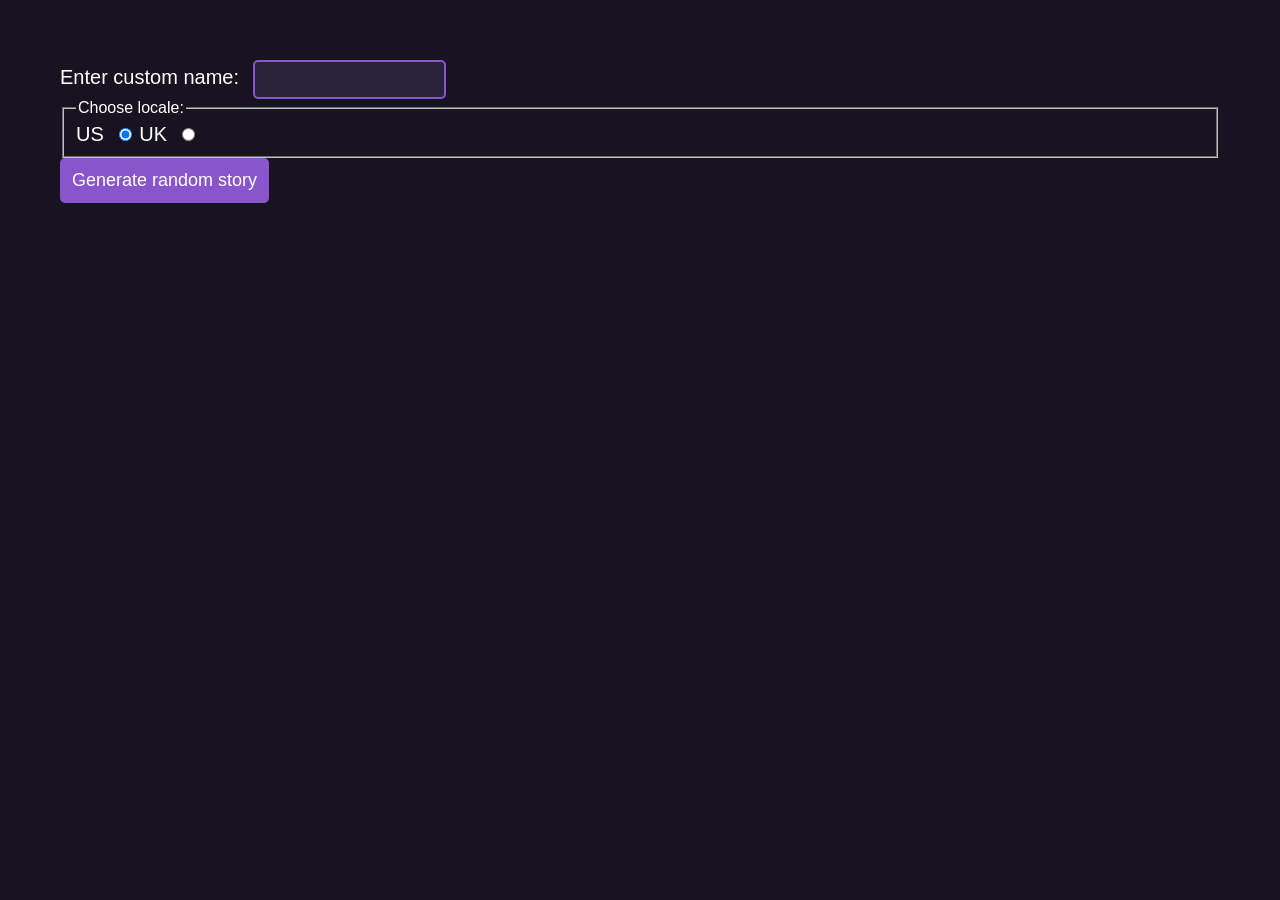
<file: ICA11.html>
<!DOCTYPE html>
<html lang="en">
<head>
    <meta charset="UTF-8">
    <meta name="viewport" content="width=device-width, initial-scale=1.0">
    <title>Document</title>
    <script src="ICA11.js" defer></script>
    <link rel="stylesheet" href="ICA11.css"></head>
<body>
    <div>
        <label for="custom-name">Enter custom name:</label>
        <input id="custom-name" type="text" placeholder="" />
      </div>
      <fieldset>
        <legend>Choose locale:</legend>
        <label for="us">US</label
        ><input id="us" type="radio" name="uk-us" value="us" checked />
        <label for="uk">UK</label
        ><input id="uk" type="radio" name="uk-us" value="uk" />
      </fieldset>
      <div>
        <button class="generate">Generate random story</button>
      </div>
      <!-- Thanks a lot to Willy Aguirre for his help with the code for this assessment -->
      <p class="story"></p>
    
</body>
</html>
</file>
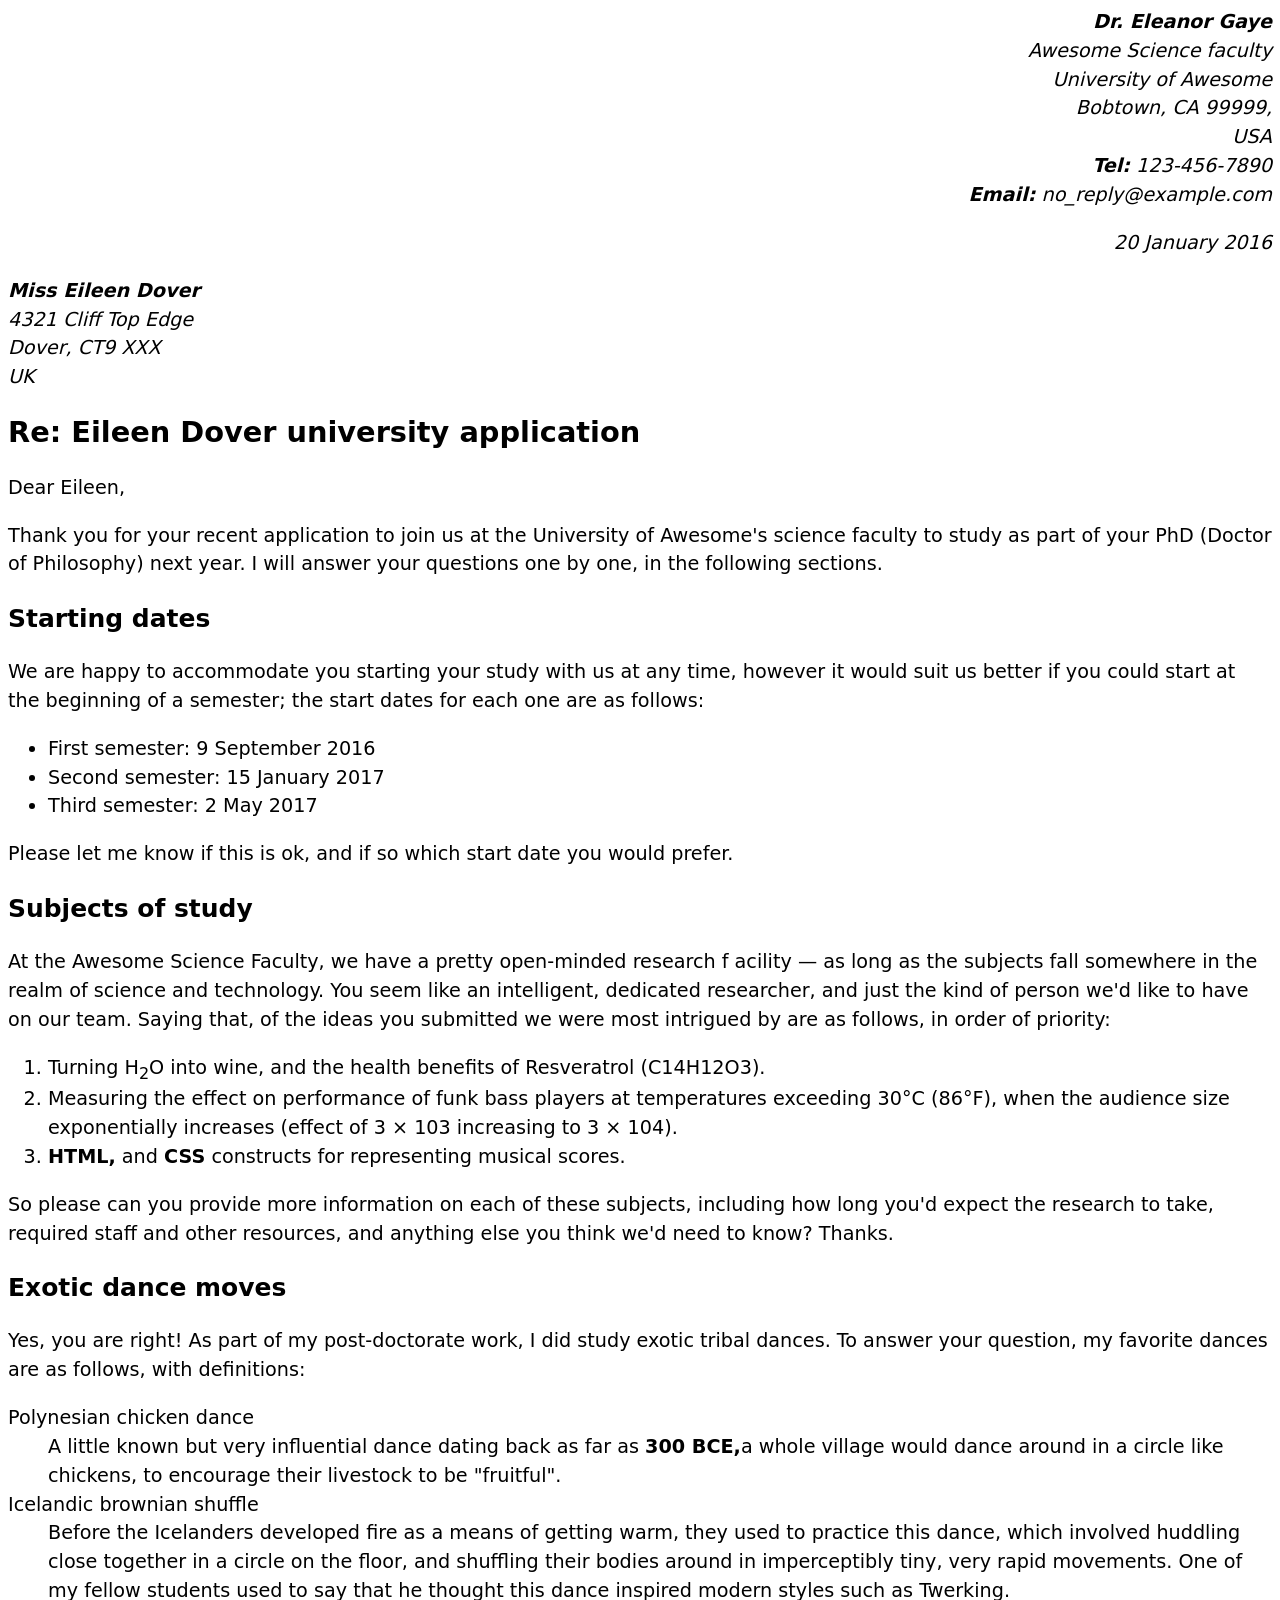
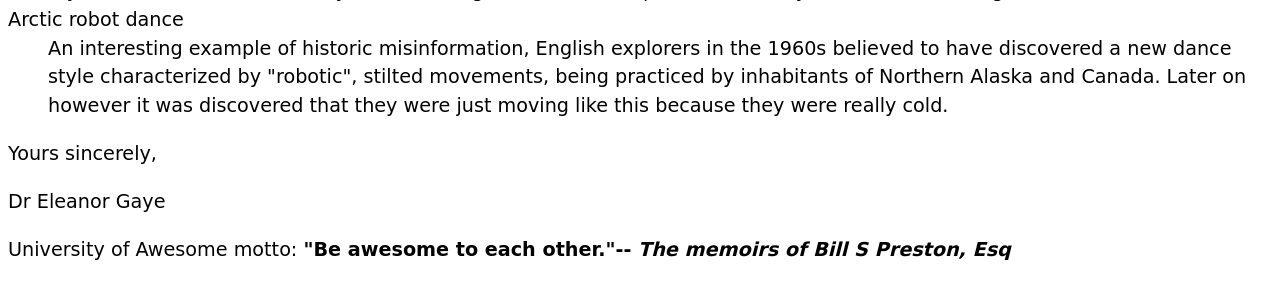
<file: ICA3.html>
<!DOCTYPE html>
<html lang="en">
<head>
    <meta charset="UTF-8">
    <meta name="viewport" content="width=device-width, initial-scale=1.0">
    <title>Document</title>

    <style>body {
        font: 1.2em / 1.5 system-ui;
      }
      
      .sender-column {
        text-align: right;
      }
      
      h1 {
        font-size: 1.5em;
      }
      
      h2 {
        font-size: 1.3em;
      }
      </style>
</head>
<body>

     <address class="sender-column"> 
        <b><i>Dr. Eleanor Gaye</b><br>
        Awesome Science faculty<br>
        University of Awesome<br>
        Bobtown, CA 99999, <br>
        USA<br>
       <b>Tel:</b> 123-456-7890<br>
       <b>Email:</b> no_reply@example.com<br></i>
        
      <p>20 January 2016</p>
    </address>


<address>
  <b><i>Miss Eileen Dover</i></b><br>
  4321 Cliff Top Edge<br>
  Dover, CT9 XXX<br>
  UK
</address>


  <h1>Re: Eileen Dover university application</h1>
   
  <p>Dear Eileen,</p>

  <p>Thank you for your recent application to join us at the University of
    Awesome's science faculty to study as part of your
    PhD (Doctor of Philosophy) next year. I will answer your
    questions one by one, in the following sections.
   </p>



<h2>Starting dates</h2>

<p>We are happy to accommodate you starting your study with us at any time,
  however it would suit us better if you could start at the beginning of a
  semester; the start dates for each one are as follows:
</p>

<ul>
  <li>First semester: 9 September 2016</li>
  <li>Second semester: 15 January 2017</li>
  <li>Third semester: 2 May 2017 </li>
</ul>

<p>Please let me know if this is ok, and if so which start date you would
   prefer.

</p>

<h2>Subjects of study</h2>

<p>At the Awesome Science Faculty, we have a pretty open-minded research
f acility — as long as the subjects fall somewhere in the realm of science
  and technology. You seem like an intelligent, dedicated researcher, and
  just the kind of person we'd like to have on our team. Saying that, of the
  ideas you submitted we were most intrigued by are as follows, in order of
  priority:
</p>

<ol>
  <li>
    Turning H<sub>2</sub>O into wine, and the health benefits of Resveratrol
  (C14H12O3).
  </li>
  <li>
    Measuring the effect on performance of funk bass players at temperatures
    exceeding 30°C (86°F), when the audience size exponentially increases
    (effect of 3 × 103 increasing to 3 × 104).
  </li>

  <li>
    <b>HTML,</b> and <b>CSS</b> constructs for representing musical scores.
  </li>



</ol>

<p>So please can you provide more information on each of these subjects,
  including how long you'd expect the research to take, required staff and
  other resources, and anything else you think we'd need to know? Thanks. 
</p>


<h2>Exotic dance moves</h2>

<p> 
  Yes, you are right! As part of my post-doctorate work, I
did study exotic tribal dances. To answer your question, my
favorite dances are as follows, with definitions:
</p>


<dl>
  <dt>Polynesian chicken dance</dt>
  <dd>A little known but very influential dance dating back as far as
    <b>300 BCE,</b>a whole village would
    dance around in a circle like chickens, to encourage their livestock to
    be "fruitful". 
  </dd>
    
  <dt>Icelandic brownian shuffle</dt>
  <dd> 
    Before the Icelanders developed fire as a means of getting warm, they
    used to practice this dance, which involved huddling close together in a
    circle on the floor, and shuffling their bodies around in imperceptibly
    tiny, very rapid movements. One of my fellow students used to say that
    he thought this dance inspired modern styles such as Twerking.
  </dd>
    
  <dt>Arctic robot dance</dt>
    <dd> 
      An interesting example of historic misinformation, English explorers in
    the 1960s believed to have discovered a new dance style characterized by
    "robotic", stilted movements, being practiced by inhabitants of Northern
    Alaska and Canada. Later on however it was discovered that they were
    just moving like this because they were really cold.
    </dd>

</dl>

<p>Yours sincerely,</p>

<p>Dr Eleanor Gaye</p>

<p> 
  University of Awesome motto: <b>"Be awesome to each other."-- <i>The memoirs of Bill S Preston, Esq</i></b>
</p>

</body>
</html>
</file>
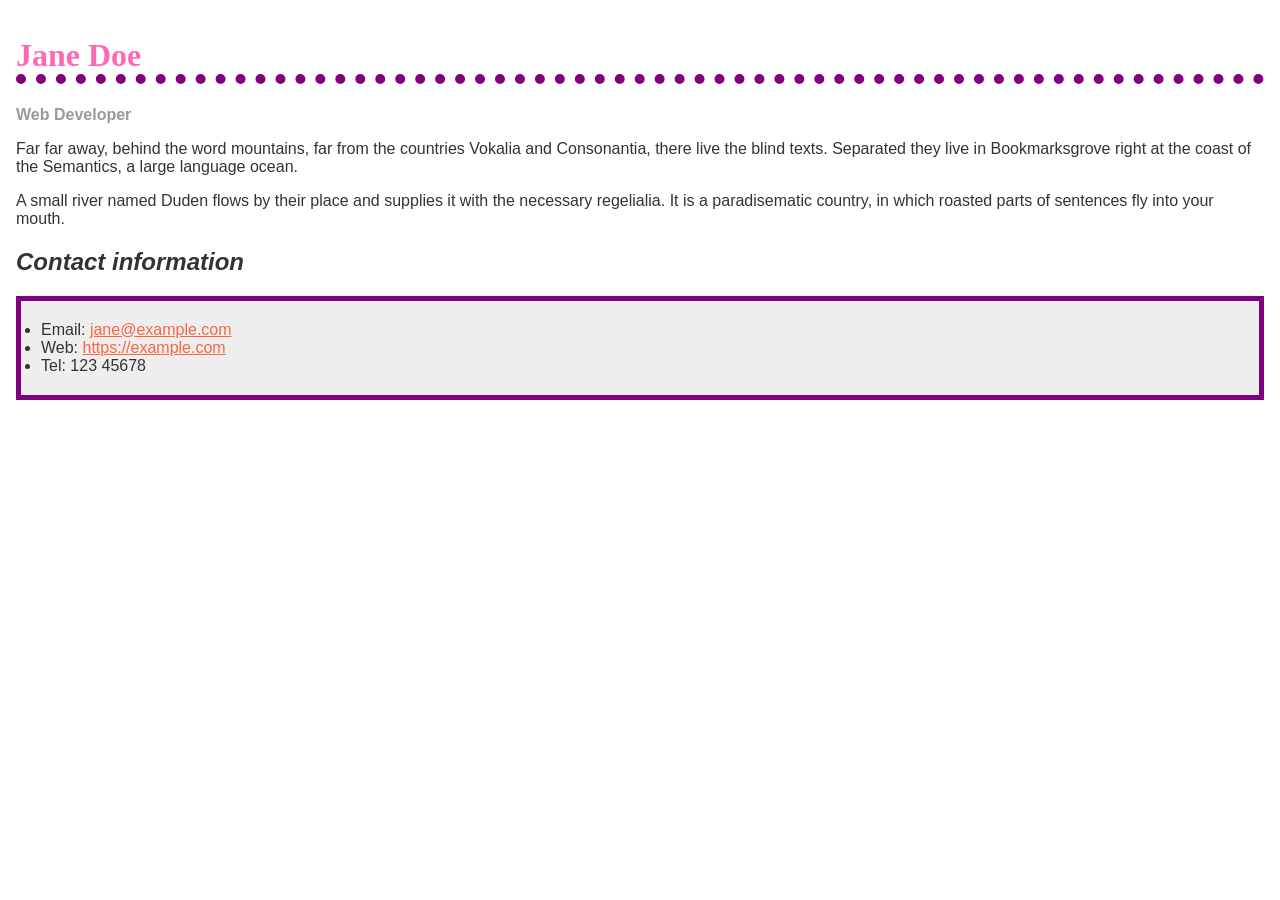
<file: ICA7_index.html>
<!doctype html>
<html lang="en">
  <head>
    <meta charset="utf-8" />
    <meta name="viewport" content="width=device-width" />
    <title>Formatting a biography</title>
    <link rel="stylesheet" href="ICA7_style.css">
  </head>

  <body>
    <h1>Jane Doe</h1>
    <div class="job-title">Web Developer</div>
    <p>
      Far far away, behind the word mountains, far from the countries Vokalia
      and Consonantia, there live the blind texts. Separated they live in
      Bookmarksgrove right at the coast of the Semantics, a large language
      ocean.
    </p>

    <p>
      A small river named Duden flows by their place and supplies it with the
      necessary regelialia. It is a paradisematic country, in which roasted
      parts of sentences fly into your mouth.
    </p>

    <h2>Contact information</h2>
    <ul>
      <li>
        Email:
        <a href="mailto:jane@example.com">jane@example.com</a>
      </li>
      <li>
        Web:
        <a href="https://example.com">https://example.com</a>
      </li>
      <li>Tel: 123 45678</li>
    </ul>
  </body>
</html>
</file>
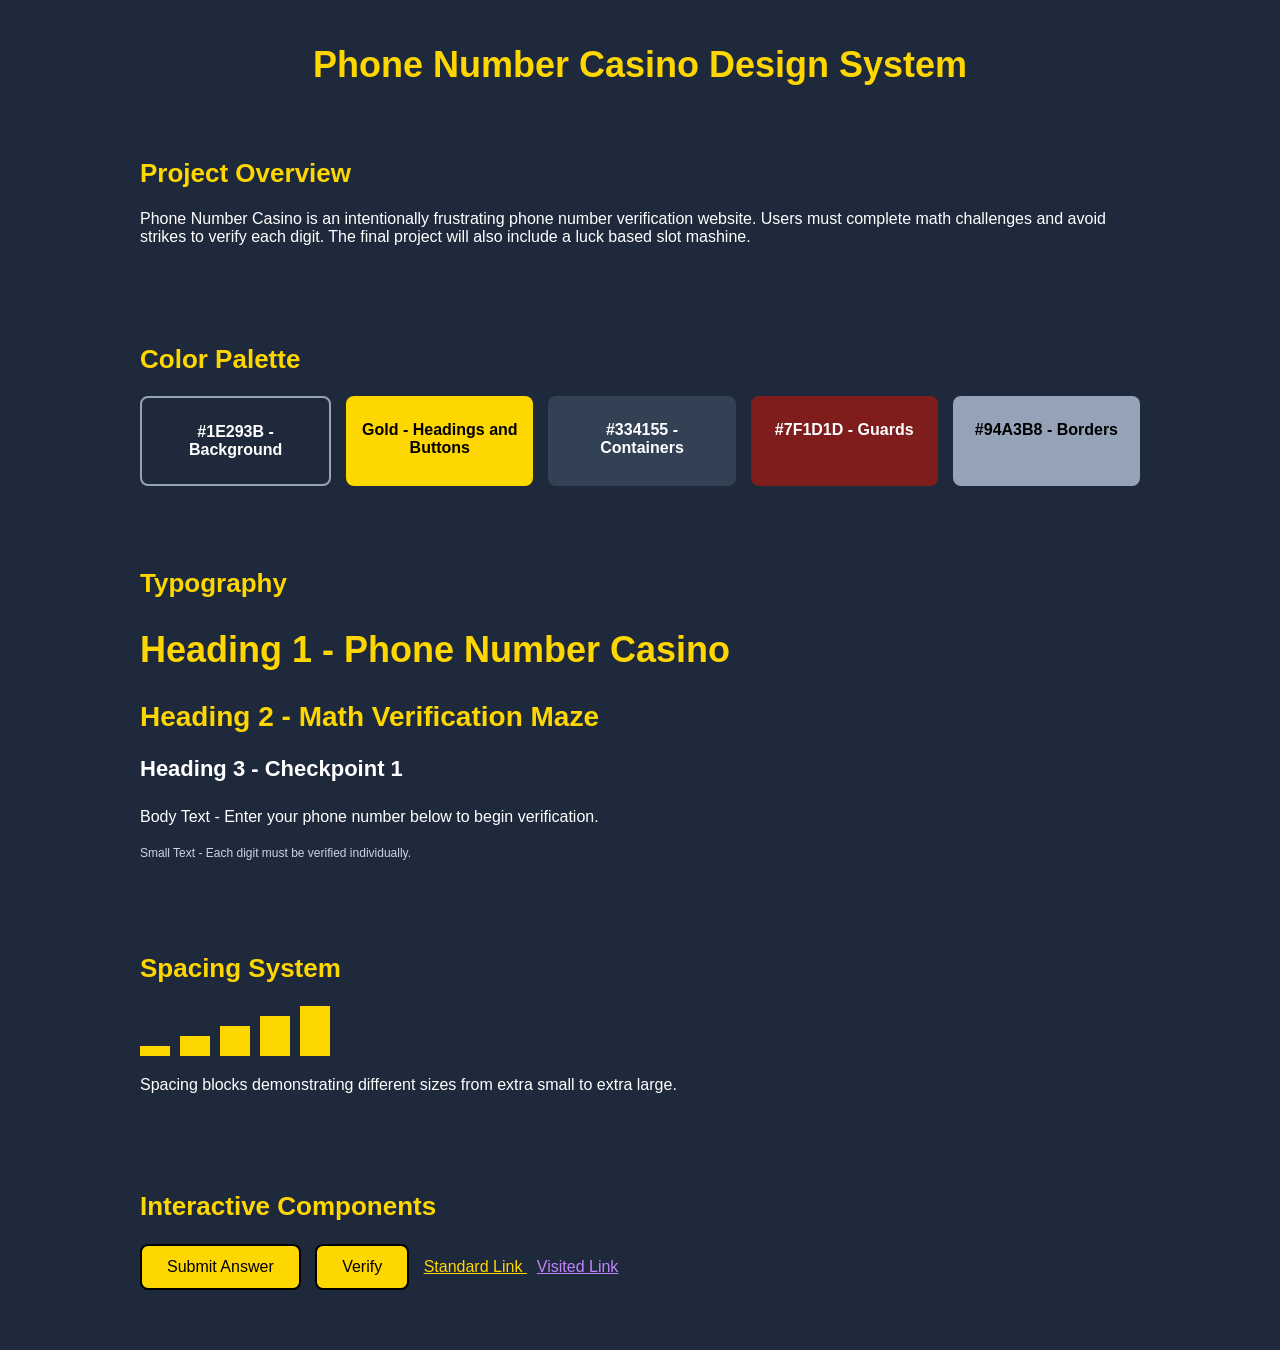
<file: WA14.html>
<!DOCTYPE html>
<html lang="en">
<head>
    <meta charset="UTF-8">
    <meta name="viewport" content="width=device-width, initial-scale=1.0">
    <title>Phone Number Casino Design System</title>
    <link rel="stylesheet" href="WA14.css">
</head>
<body>
    <header>
        <h1>Phone Number Casino Design System</h1>
       
    </header>

    <main>
        <section>
            <h2>Project Overview</h2>
            <p>
                Phone Number Casino is an intentionally frustrating phone number verification website. 
                Users must complete math challenges and avoid strikes to verify each digit.
                The final project will also include a luck based slot mashine.
            </p>
        </section>

        <section>
            <h2>Color Palette</h2>
            <div class="colors">
                <div class="color navy">#1E293B - Background</div>
                <div class="color gold">Gold - Headings and Buttons</div>
                <div class="color slate">#334155 - Containers</div>
                <div class="color red">#7F1D1D - Guards</div>
                <div class="color gray">#94A3B8 - Borders</div>
            </div>
        </section>

        <section>
            <h2>Typography</h2>

            <h1 class="headingOne">Heading 1 - Phone Number Casino</h1>
            <h2 class="headingTwo">Heading 2 - Math Verification Maze</h2>
            <h3 class="headingThree">Heading 3 - Checkpoint 1</h3>

            <p class="bodyText">
                Body Text - Enter your phone number below to begin verification.
            </p>

            <p class="smallText">
                Small Text - Each digit must be verified individually.
            </p>
        </section>

        <section>
            <h2>Spacing System</h2>
        
            <div class="spacingExamples">
                <div class="spacing xs"></div>
                <div class="spacing sm"></div>
                <div class="spacing md"></div>
                <div class="spacing lg"></div>
                <div class="spacing xl"></div>
            </div>
        
            <p>
                Spacing blocks demonstrating different sizes
                from extra small to extra large.
            </p>
        </section>

        <section>
            <h2>Interactive Components</h2>
        
            <button type="button" class="primaryButton">
                Submit Answer
            </button>
        
            <button type="button" class="verifyButton">
                Verify
            </button>
        
            <a href="WA14_phone.html" class="standardLink">
                Standard Link
            </a>
        
            <a href="WA14_index.html" class="visitedLink">
                Visited Link
            </a>
        </section>



    
</body>
</html>
</file>
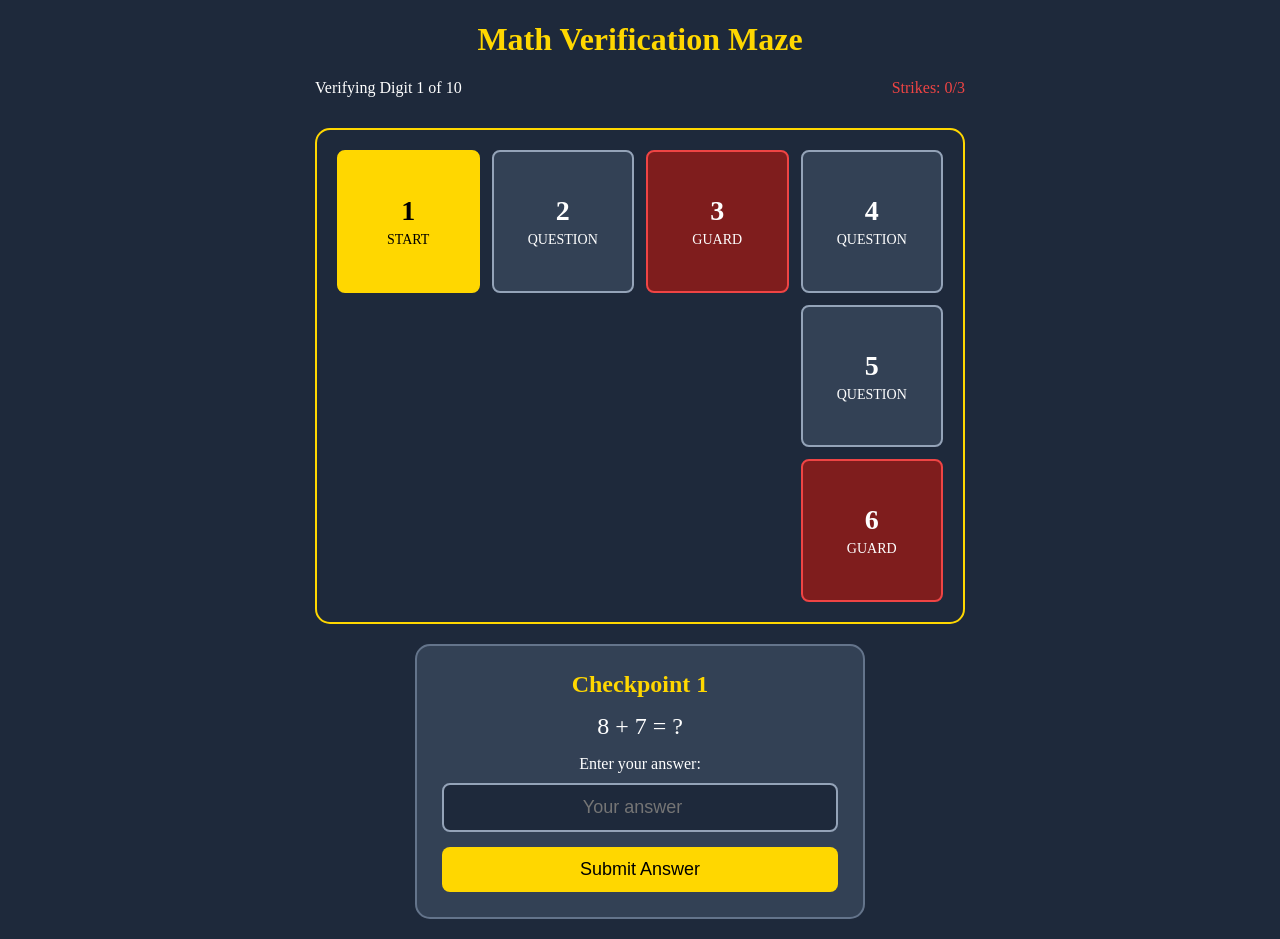
<file: WA14_digit1Mase.html>
<!DOCTYPE html>
<html lang="en">
<head>
    <meta charset="UTF-8">
    <meta name="viewport" content="width=device-width, initial-scale=1.0">
    <title>Digit 1 Math Maze</title>
    <link rel="stylesheet" href="WA14_digit1Mase.css">
</head>
<body>
    <header>
        <h1>Math Verification Maze</h1>
        
    </header>

    <main>
        <section class="maze">
            

            <div class="mazeInfo">
                <p>Verifying Digit 1 of 10</p>
                <p>Strikes: 0/3</p>
            </div>

            <div class="mazeContainer">
                <div class="mazeGrid">
                    <div class="checkpoint start">
                        <h3>1</h3>
                        <p>START</p>
                    </div>

                    <div class="checkpoint question">
                        <h3>2</h3>
                        <p>QUESTION</p>
                    </div>

                    <div class="checkpoint guard">
                        <h3>3</h3>
                        <p>GUARD</p>
                    </div>

                    <div class="checkpoint question">
                        <h3>4</h3>
                        <p>QUESTION</p>
                    </div>

                    <div class="checkpoint question">
                        <h3>5</h3>
                        <p>QUESTION</p>
                    </div>

                    <div class="checkpoint guard">
                        <h3>6</h3>
                        <p>GUARD</p>
                    </div>
                </div>
            </div>

            <div class="questionContainer">
                <h2 id="checkpointTitle">Checkpoint 1</h2>
            
                <p id="mathQuestion">8 + 7 = ?</p>
            
                <label for="answer">Enter your answer:</label>
                <input type="number" id="answer" placeholder="Your answer">
            
                <button type="button" id="submitAnswer">Submit Answer</button>
            </div>



        </section>
    </main>
    
</body>
</html>
</file>
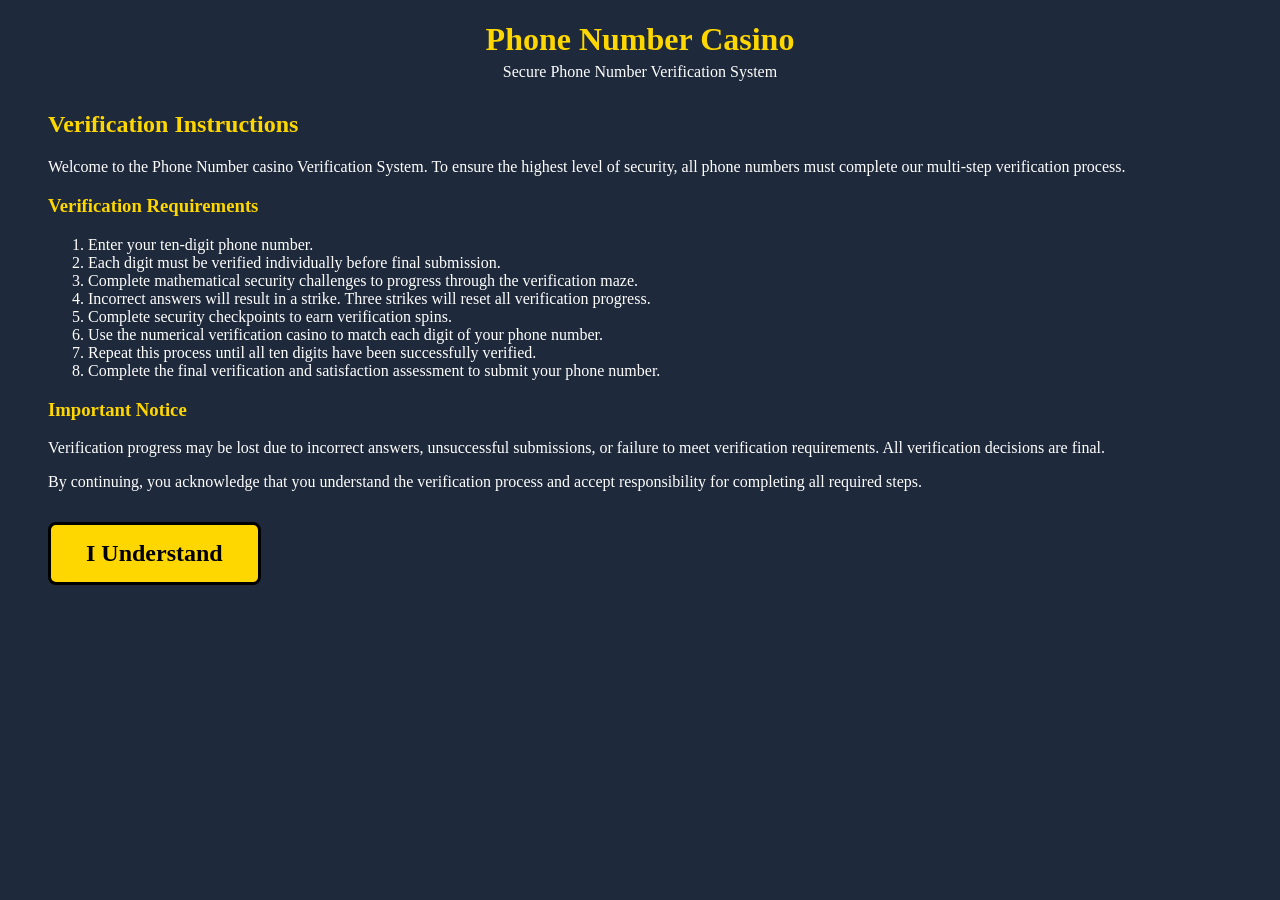
<file: WA14_index.html>
<!DOCTYPE html>
<html lang="en">
<head>
    <meta charset="UTF-8">
    <meta name="viewport" content="width=device-width, initial-scale=1.0">
    <title>Phone Number casino verification Instructions</title>
    <link rel="stylesheet" href="WA14_index.css">
</head>
<body>
    <header>
        <h1>Phone Number Casino</h1>
        <p>Secure Phone Number Verification System</p>
    </header>

    <main>
        <section class="warnings">
            <h2>Verification Instructions</h2>

            <p>
                Welcome to the Phone Number casino Verification System. To ensure the highest level of security, 
                all phone numbers must complete our multi-step verification process.
            </p>

            <h3>Verification Requirements</h3>

            <ol>
                <li>Enter your ten-digit phone number.</li>
                <li>Each digit must be verified individually before final submission.</li>
                <li>Complete mathematical security challenges to progress through the verification maze.</li>
                <li>Incorrect answers will result in a strike. Three strikes will reset all verification progress.</li>
                <li>Complete security checkpoints to earn verification spins.</li>
                <li>Use the numerical verification casino to match each digit of your phone number.</li>
                <li>Repeat this process until all ten digits have been successfully verified.</li>
                <li>Complete the final verification and satisfaction assessment to submit your phone number.</li>
            </ol>

            
            <h3>Important Notice</h3>

            <p>
                Verification progress may be lost due to incorrect answers,
                unsuccessful submissions, or failure to meet verification requirements.
                All verification decisions are final.
            </p>

            <p>
                By continuing, you acknowledge that you understand the verification
                process and accept responsibility for completing all required steps.
            </p>

            <a href="WA14_phone.html" class="understandButton">I Understand</a>
            



        </section>
    </main>
    

    
</body>
</html>
</file>
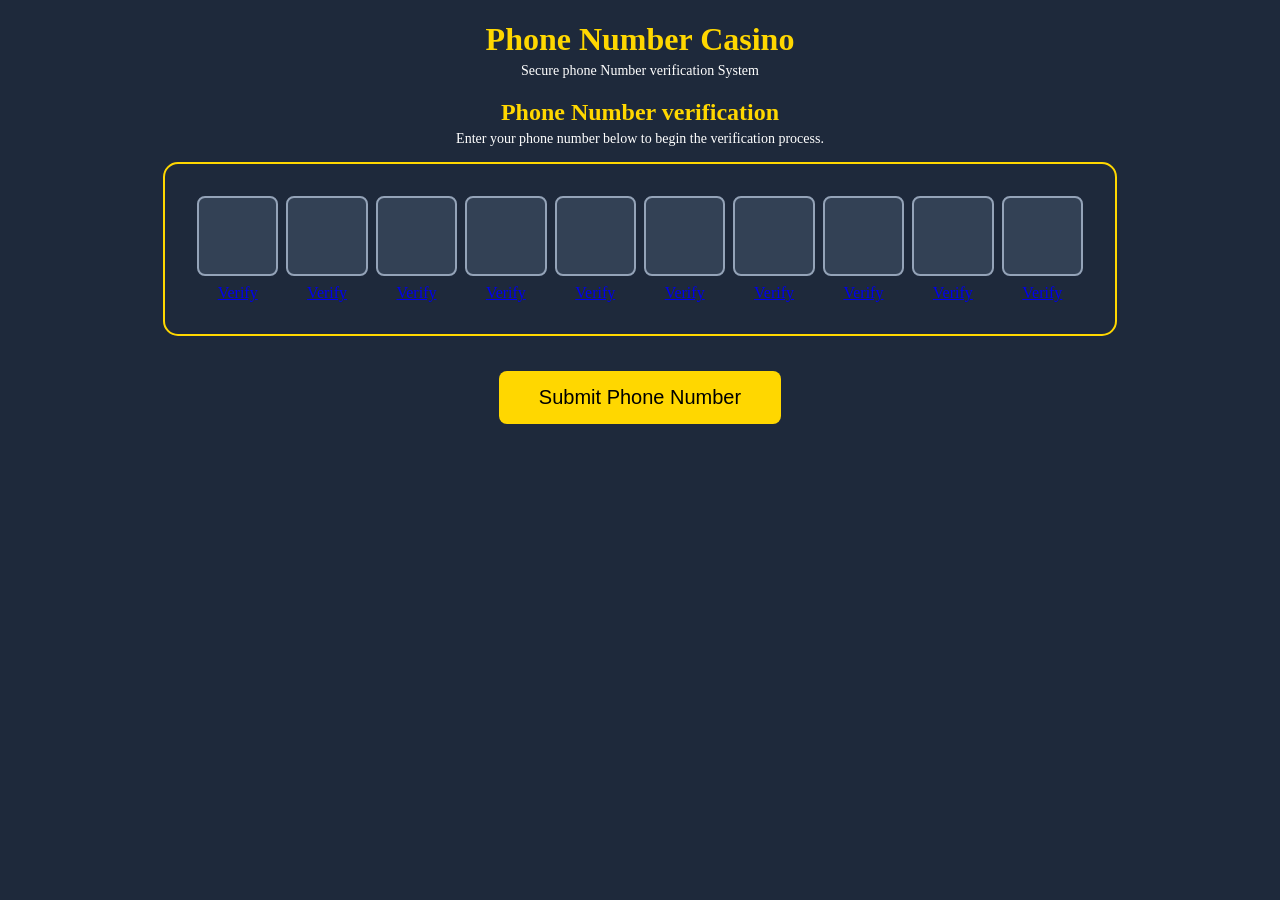
<file: WA14_phone.html>
<!DOCTYPE html>
<html lang="en">
<head>
    <meta charset="UTF-8">
    <meta name="viewport" content="width=device-width, initial-scale=1.0">
    <title>Phone Number Entry</title>
    <link rel="stylesheet" href="WA14_phone.css">
</head>
<body>
    <header>
        <h1>Phone Number Casino</h1>
        <p>Secure phone Number verification System</p>
    </header>

    <main>
        <section class="phone">
            <h2>Phone Number verification</h2>
            <p>Enter your phone number below to begin the verification process.</p>

            
            <div class="phoneContainer">
                <table>
                    <tr>
                        <td><input type="text" maxlength="1" id="digit1"></td>
                        <td><input type="text" maxlength="1" id="digit2"></td>
                        <td><input type="text" maxlength="1" id="digit3"></td>
                        <td><input type="text" maxlength="1" id="digit4"></td>
                        <td><input type="text" maxlength="1" id="digit5"></td>
                        <td><input type="text" maxlength="1" id="digit6"></td>
                        <td><input type="text" maxlength="1" id="digit7"></td>
                        <td><input type="text" maxlength="1" id="digit8"></td>
                        <td><input type="text" maxlength="1" id="digit9"></td>
                        <td><input type="text" maxlength="1" id="digit10"></td>
                    </tr>
                    <tr>
                        <td><a href="WA14_digit1Mase.html" class="verifyButton">Verify</a></td>
                        <td><a href="WA14_digit1Mase.html" class="verifyButton">Verify</a></td>
                        <td><a href="WA14_digit1Mase.html" class="verifyButton">Verify</a></td>
                        <td><a href="WA14_digit1Mase.html" class="verifyButton">Verify</a></td>
                        <td><a href="WA14_digit1Mase.html" class="verifyButton">Verify</a></td>
                        <td><a href="WA14_digit1Mase.html" class="verifyButton">Verify</a></td>
                        <td><a href="WA14_digit1Mase.html" class="verifyButton">Verify</a></td>
                        <td><a href="WA14_digit1Mase.html" class="verifyButton">Verify</a></td>
                        <td><a href="WA14_digit1Mase.html" class="verifyButton">Verify</a></td>
                        <td><a href="WA14_digit1Mase.html" class="verifyButton">Verify</a></td>
                    </tr>

                </table>
            </div>

            <button type="button" id="submitButton">Submit Phone Number</button>


        </section>
    </main>


    

</body>
</html>
</file>
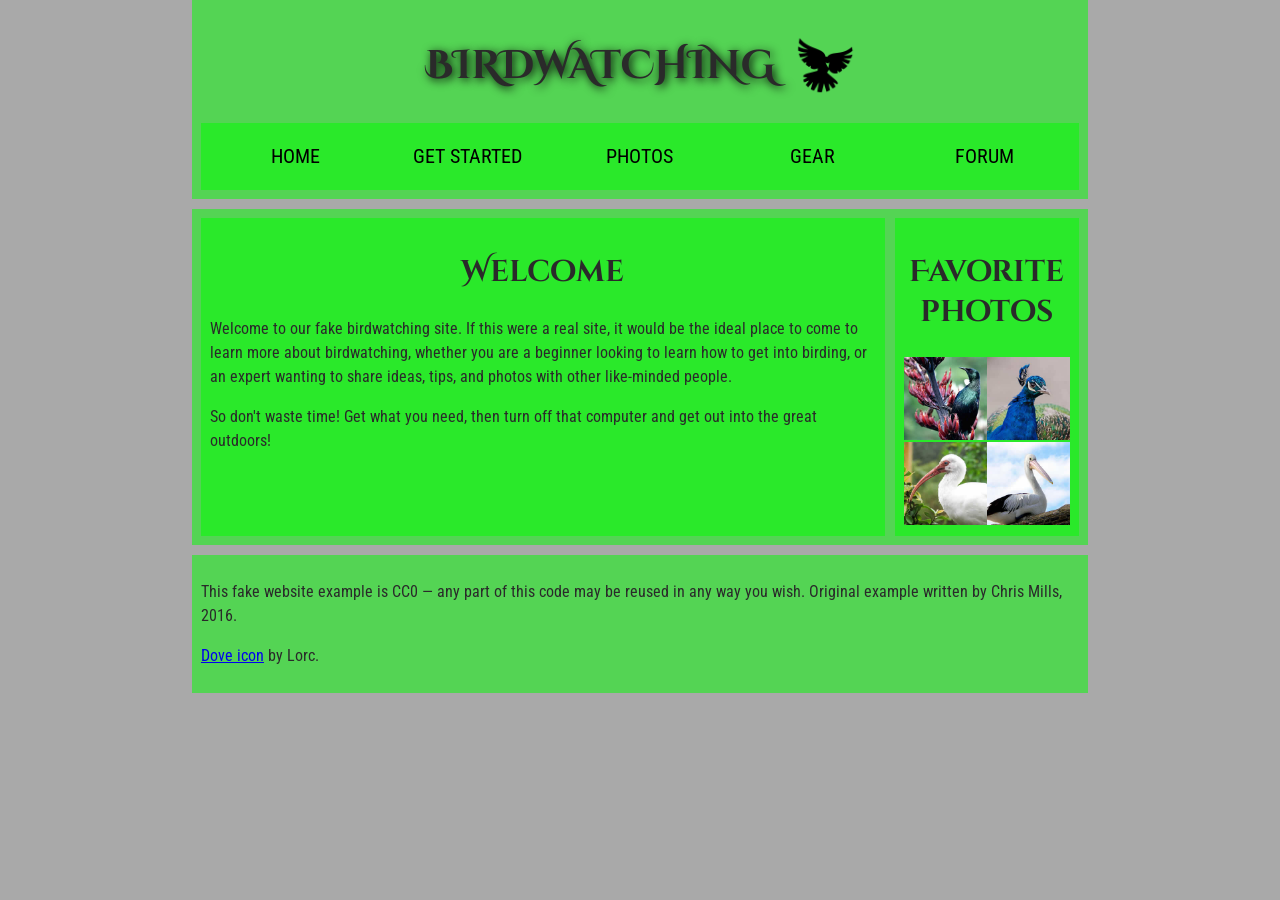
<file: WA4.html>
<!doctype html>
<html lang="en">
  <head>
    <meta charset="utf-8" />
    <title>Birdwatching</title>
    <link
      href="https://fonts.googleapis.com/css?family=Roboto+Condensed:300%7CCinzel+Decorative:700"
      rel="stylesheet" />

<style>
        body {
  margin: 0;
 }

 html {
  font-size: 10px;
  background-color: darkgrey;
 }

 body {
  width: 70%;
  min-width: 800px;
  margin: 0 auto;
 }

 /* || typography */

 h1,
 h2 {
  font-family: "Cinzel Decorative", cursive;
  color: #2a2a2a;
 }

 p,
 li {
  font-family: "Roboto Condensed", sans-serif;
  color: #2a2a2a;
 }

 h1 {
  font-size: 4rem;
  text-align: center;
  text-shadow: 2px 2px 10px black;
 }

 h2 {
  font-size: 3rem;
  text-align: center;
 }

 p,
 li {
  font-size: 1.6rem;
  line-height: 1.5;
 }

 /* || header layout */

 header {
  margin-bottom: 10px;
 }

 main,
 header,
 nav,
 article,
 aside,
 footer,
 section {
  background-color: #00ff0080;
  padding: 1%;
 }

 h1 {
  text-transform: uppercase;
  display: flex;
  align-items: center;
  justify-content: center;
  gap: 20px;
 }

 header img {
  height: 60px;
 }

 nav ul {
  padding: 0;
  list-style-type: none;
  display: flex;
 }

 nav li {
  text-align: center;
  flex: 1;
 }

 nav a {
 font-size: 2rem;
  text-transform: uppercase;
  text-decoration: none;
  color: black;
 }

 nav a:hover,
 nav a:focus {
  color: red;
 }

 /* || main layout */

 main {
  display: flex;
  gap: 10px;
 }

 article {
  flex: 4;
 }

 aside {
  flex: 1;
 }

 aside a {
  display: block;
  float: left;
  width: 50%;
 }

 aside img {
  max-width: 100%;
 }

 footer {
  margin-top: 10px;
 }
</style>



  </head>

  <body>

    <header>

<!--Page title-->
      <h1>
        Birdwatching
        <img src="WA4_images/dove.png" alt="Dove logo" />
      </h1>
   
  <!-- Navigation menu -->
<nav>
    <ul>
      <li><a href="#">Home</a></li>
      <li><a href="#">Get started</a></li>
      <li><a href="#">Photos</a></li>
      <li><a href="#">Gear</a></li>
      <li><a href="#">Forum</a></li>
    </ul>
  </nav>
  
  </header>


  <main>

    <!-- Welcome section -->
    <article>

      <h2>Welcome</h2>

      <p>
        Welcome to our fake birdwatching site. If this were a real site, it
        would be the ideal place to come to learn more about birdwatching,
        whether you are a beginner looking to learn how to get into birding, or
        an expert wanting to share ideas, tips, and photos with other
        like-minded people.
      </p>

      <p>
        So don't waste time! Get what you need, then turn off that computer and
        get out into the great outdoors!
      </p>

    </article>


   <!-- Favorite photos sidebar -->
<aside>

    <h2>Favorite photos</h2>
  
    <!-- Bird photo links -->
    <a href="WA4_images/favorite-bird-1.jpg">
        <img src="WA4_images/favorite-bird-1_th.jpg" alt="Favorite bird 1" />
      </a>
      
      <a href="WA4_images/favorite-bird-2.jpg">
        <img src="WA4_images/favorite-bird-2_th.jpg" alt="Favorite bird 2" />
      </a>
      
      <a href="WA4_images/favorite-bird-3.jpg">
        <img src="WA4_images/favorite-bird-3_th.jpg" alt="Favorite bird 3" />
      </a>
      
      <a href="WA4_images/favorite-bird-4.jpg">
        <img src="WA4_images/favorite-bird-4_th.jpg" alt="Favorite bird 4" />
      </a>
  
  </aside>
  </main>


  <footer>

    <p>
      This fake website example is CC0 — any part of this code may be reused
      in any way you wish. Original example written by Chris Mills, 2016.
    </p>
  
    <p>
      <a href="http://game-icons.net/lorc/originals/dove.html">Dove icon</a>
      by Lorc.
    </p>
  
  </footer>

  </body>
  </html>
</file>
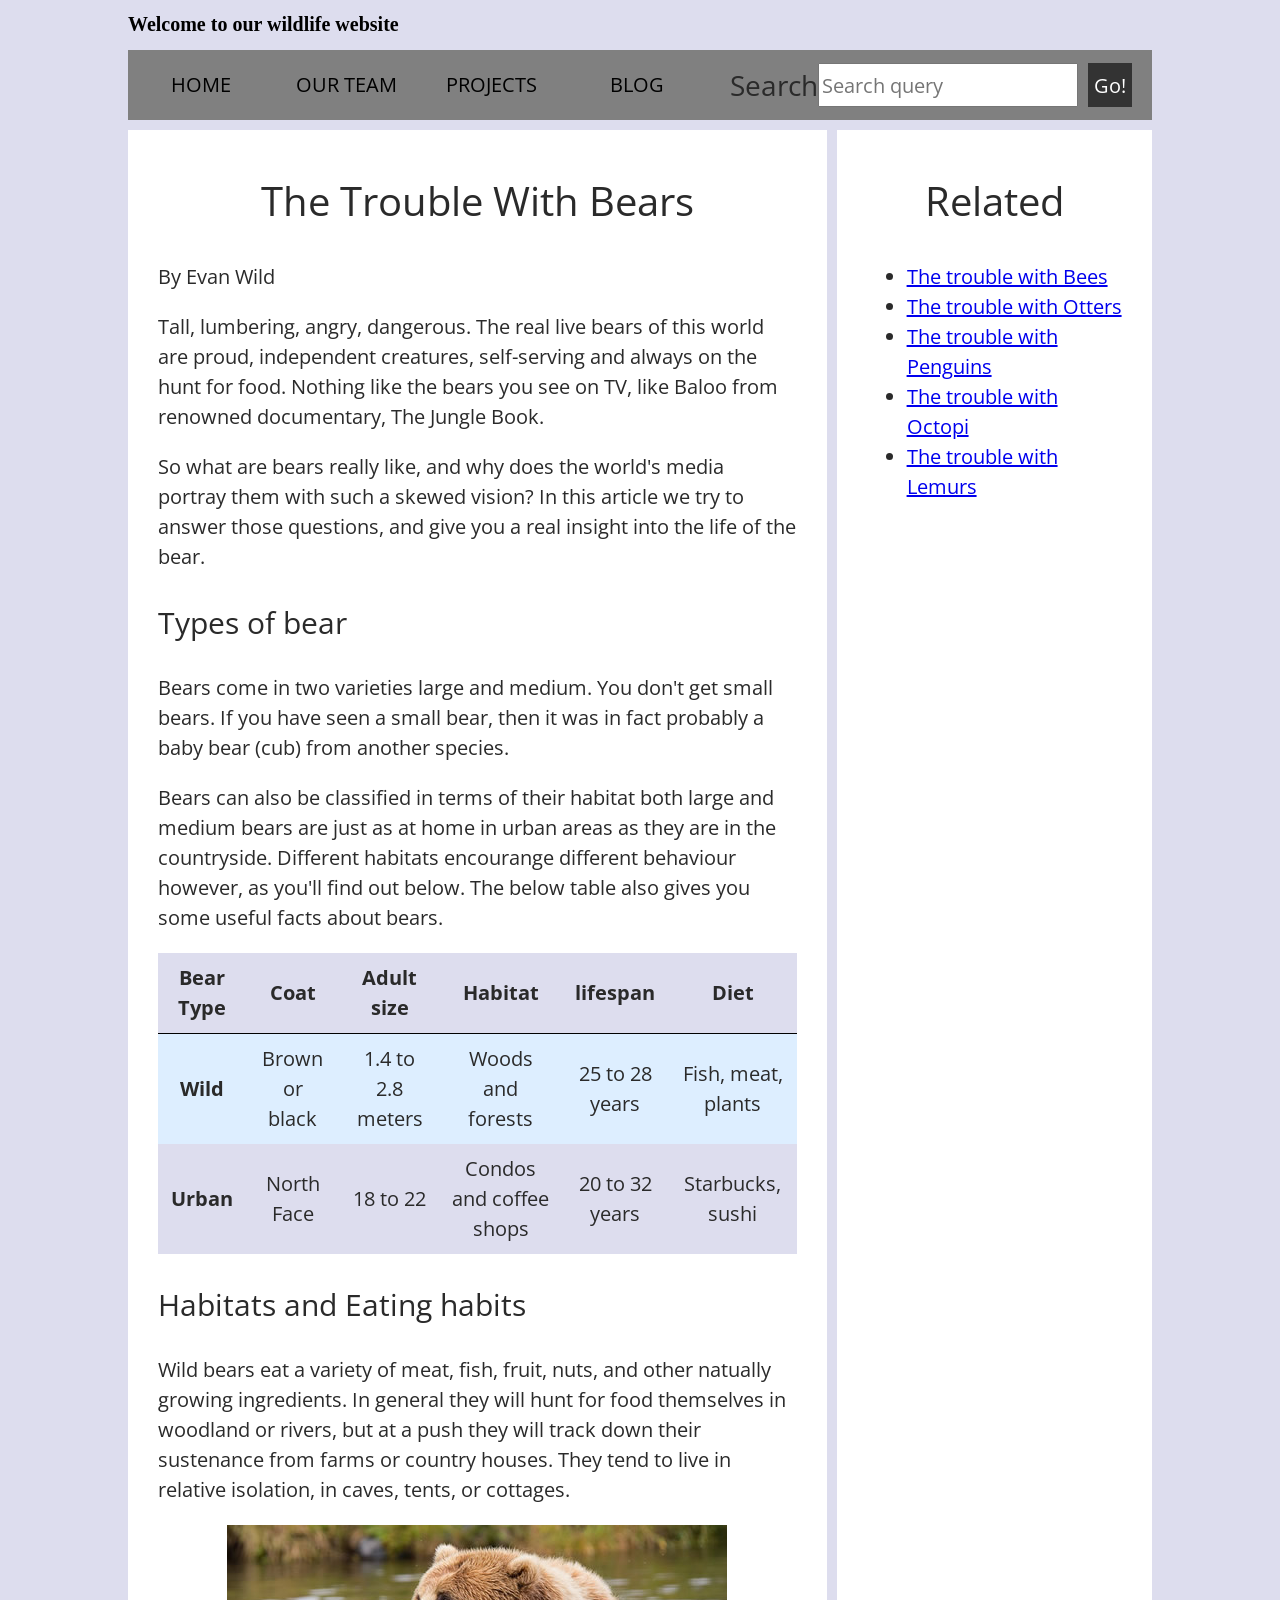
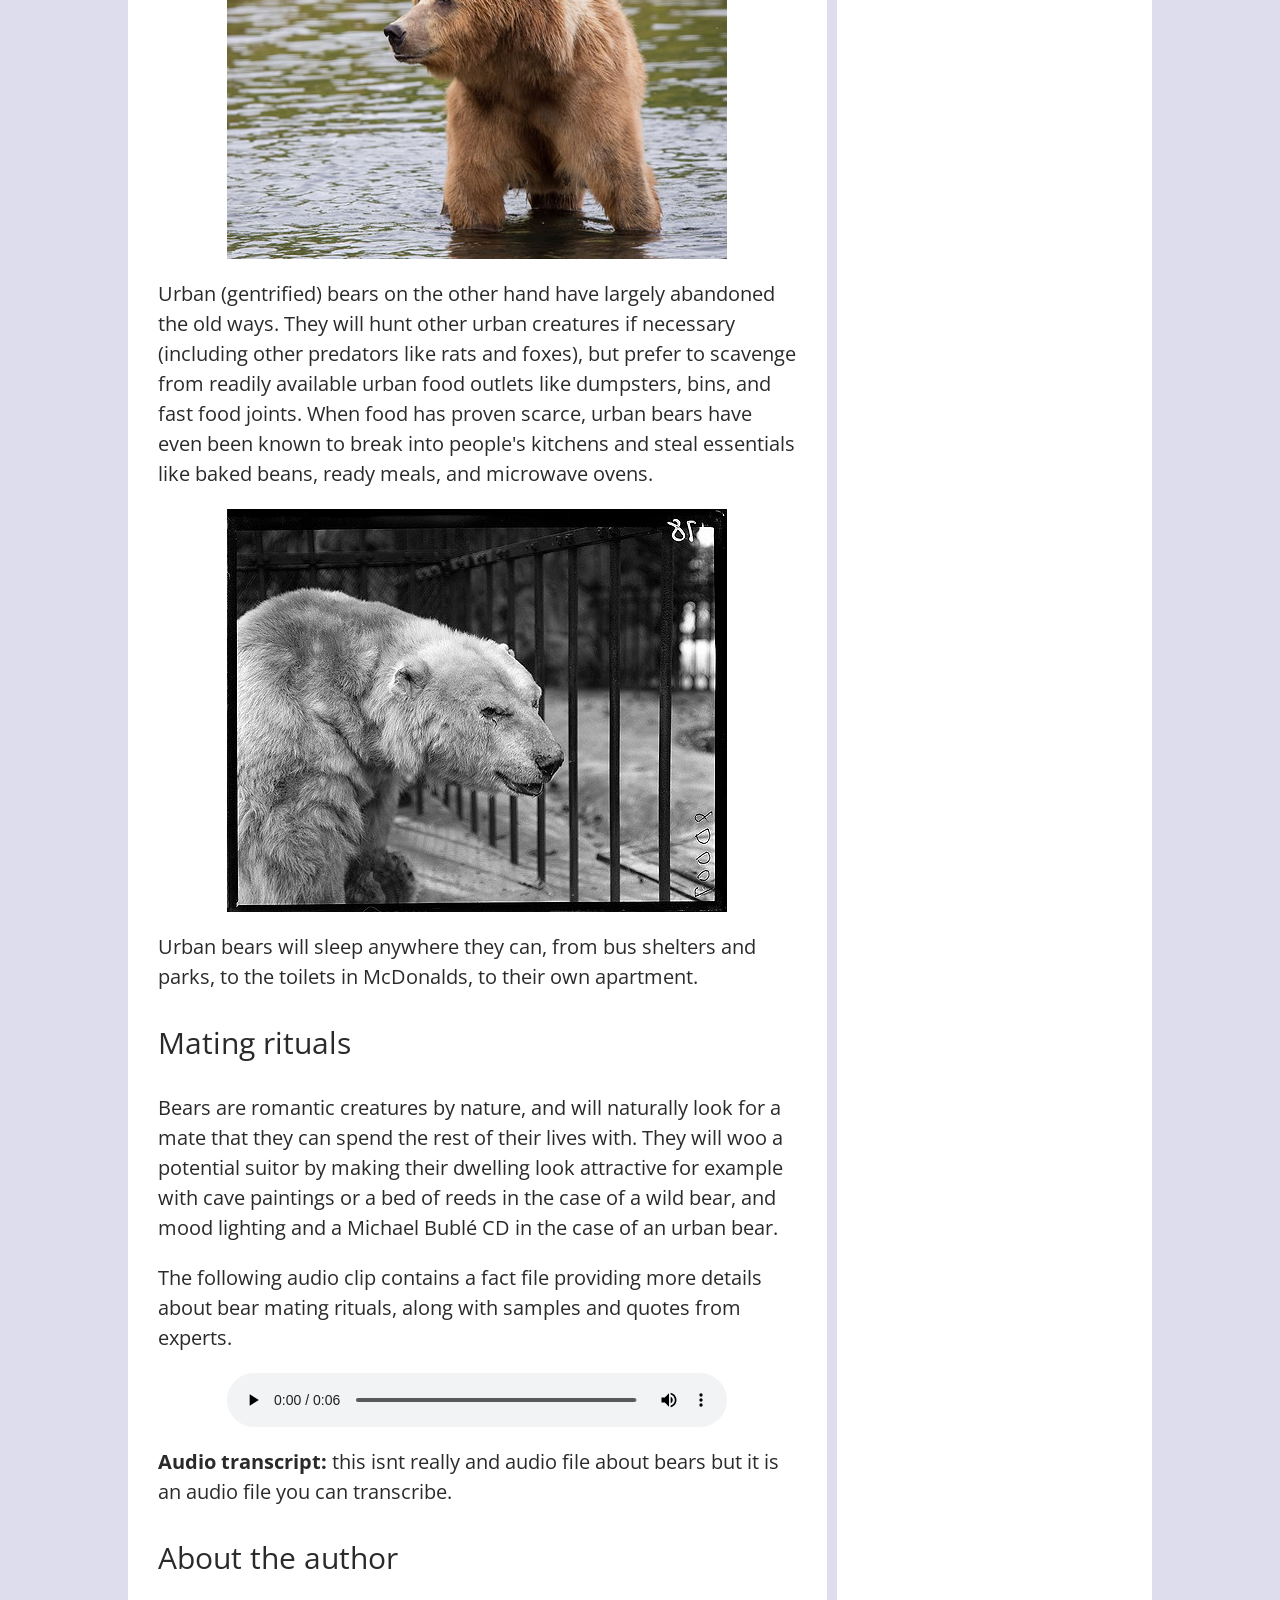
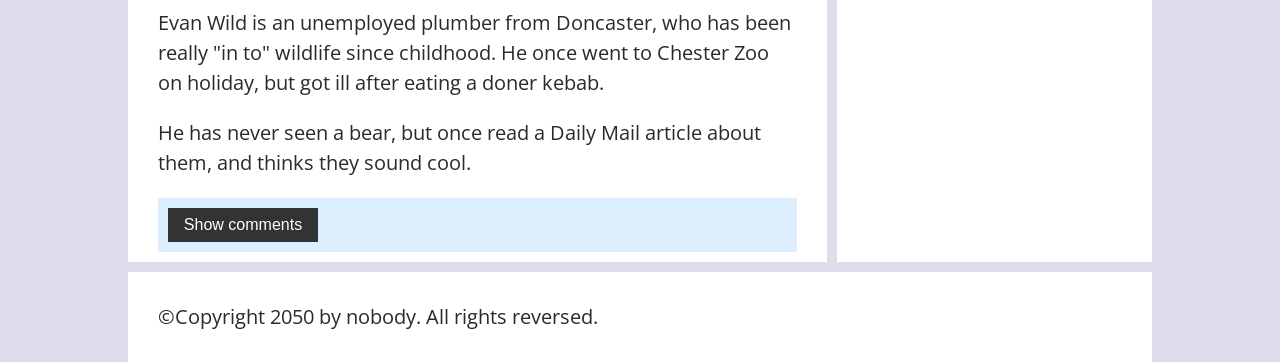
<file: ICA5/ICA5.html>
<!DOCTYPE html>
<html>
  <head>
    <meta charset="utf-8">

    <title>Accessibility assessment</title>
    <link href="https://fonts.googleapis.com/css?family=Open+Sans+Condensed:300|Sonsie+One" rel="stylesheet" type="text/css">
    <link rel="stylesheet" href="style.css">

    <!-- the below three lines are a fix to get HTML5 semantic elements working in old versions of Internet Explorer-->
    <!--[if lt IE 9]>
      <script src="http://html5shiv.googlecode.com/svn/trunk/html5.js"></script>
    <![endif]-->
  </head>

  <body>
    <div class="header">
      <h1>Welcome to our wildlife website</h1>
    </div>

    <nav class="nav">
      <ul>
        <li><a href="#">Home</a></li>
        <li><a href="#">Our team</a></li>
        <li><a href="#">Projects</a></li>
        <li><a href="#">Blog</a></li>
      </ul>

      <form class="search">
        <label for="search" class="visually-hidden">Search</label>
        <input type="search" name="q" id="search" placeholder="Search query">
        <input type="submit" value="Go!">
      </form>
    </nav>

    <main>
      <article>
        <h2>The Trouble With Bears</h2>
       
        <p>By Evan Wild</p>
        
        <p>Tall, lumbering, angry, dangerous. The real live bears of this world are proud, independent creatures, self-serving and always on the hunt for food. Nothing like the bears you see on TV, like Baloo from renowned documentary, The Jungle Book.</p>
        
        <p>So what are bears really like, and why does the world's media portray them with such a skewed vision? In this article we try to answer those questions, and give you a real insight into the life of the bear.</p>
        
        <h3>Types of bear</h3>
       
        <p>Bears come in two varieties large and medium. You don't get small bears. If you have seen a small bear, then it was in fact probably a baby bear (cub) from another species.</p>
        
        <p>Bears can also be classified in terms of their habitat both large and medium bears are just as at home in urban areas as they are in the countryside. Different habitats encourange different behaviour however, as you'll find out below. The below table also gives you some useful facts about bears.</p>
        
        <table>
          <thead>
            <tr>
              <th scope="col">Bear Type</th>
              <th scope="Col">Coat</th>
              <th scope="col">Adult size</th>
              <th scope="col">Habitat</th>
              <th scope="col">lifespan</th>
              <th scope="col">Diet</th>
            </tr>
          </thead>
          <tbody>
            <tr>
              <th scope="row">Wild</th>
              <td>Brown or black</td>
              <td>1.4 to 2.8 meters</td>
              <td>Woods and forests</td>
              <td>25 to 28 years</td>
              <td>Fish, meat, plants</td>
            </tr>
            <tr>
              <th scope="row">Urban</th>
              <td>North Face</td>
              <td>18 to 22</td>
              <td>Condos and coffee shops</td>
              <td>20 to 32 years</td>
              <td>Starbucks, sushi</td>
            </tr>
          </tbody>
        </table>

        <h3>Habitats and Eating habits</h3>
        
        <p>Wild bears eat a variety of meat, fish, fruit, nuts, and other natually growing ingredients. In general they will hunt for food themselves in woodland or rivers, but at a push they will track down their sustenance from farms or country houses. They tend to live in relative isolation, in caves, tents, or cottages.</p>
        
        <img src="media/wild-bear.jpg" alt="A large wild bear in a forest">
        
        <p>Urban (gentrified) bears on the other hand have largely abandoned the old ways. They will hunt other urban creatures if necessary (including other predators like rats and foxes), but prefer to scavenge from readily available urban food outlets like dumpsters, bins, and fast food joints. When food has proven scarce, urban bears have even been known to break into people's kitchens and steal essentials like baked beans, ready meals, and microwave ovens.</p>
        
        <img src="media/urban-bear.jpg" alt="An urban bear walking through a city area">
        
        <p>Urban bears will sleep anywhere they can, from bus shelters and parks, to the toilets in McDonalds, to their own apartment.</p>
        
        <h3>Mating rituals</h3>
       
        <p>Bears are romantic creatures by nature, and will naturally look for a mate that they can spend the rest of their lives with. They will woo a potential suitor by making their dwelling look attractive for example with cave paintings or a bed of reeds in the case of a wild bear, and mood lighting and a Michael Bublé CD in the case of an urban bear.</p>
       
        <p>The following audio clip contains a fact file providing more details about bear mating rituals, along with samples and quotes from experts.</p>
        
        <audio controls>
          <source src="media/bear.mp3" type="audio/mp3">
          <source src="media/bear.ogg" type="audio/ogg">
          <p>Your browser doesn't support HTML5 audio. You can <a href="media/bear.mp3">download the audio file here</a></p>
        </audio>
        <p><strong>Audio transcript:</strong> this isnt really and audio file about bears but it is an audio file you can transcribe.</p>
        

        <aside>

          <h3>About the author</h3>
       
          <p>Evan Wild is an unemployed plumber from Doncaster, who has been really "in to" wildlife since childhood. He once went to Chester Zoo on holiday, but got ill after eating a doner kebab.</p>
        
          <p>He has never seen a bear, but once read a Daily Mail article about them, and thinks they sound cool.</p>

        </aside>
        <section class="comments">
          <button class="show-hide" type="button">Show comments</button>

          <div class="comment-wrapper">

            <h3>Add comment</h3>

            <form class="comment-form">
              <div class="flex-pair">
                Your name:
                <input type="text" name="name" id="name" placeholder="Enter your name">
              </div>

              <div class="flex-pair">
                <label for="comment">Your comment:</label>
                <input type="text" name="comment" id="comment" placeholder="Enter your comment">
              </div>

              <div>
                <input type="submit" value="Submit comment">
              </div>
            </form>

            <h3>Comments</h3>

            <ul class="comment-container">

              <li>

                <p>Bob Fossil</p>

                <p>Oh I am so glad you taught me all about the big brown angry guys in the woods. With their sniffing little noses and their bad attitudes, they can sure be a menace. I was thinking of putting them all in a truck and driving them outta here. I run a zoo, you know.</p>

              </li>

            </ul>

          </div>
        </section>
      </article>

      <div class="secondary">
        <h2>Related</h2>

        <ul>
          <li><a href="#">The trouble with Bees</a></li>
          <li><a href="#">The trouble with Otters</a></li>
          <li><a href="#">The trouble with Penguins</a></li>
          <li><a href="#">The trouble with Octopi</a></li>
          <li><a href="#">The trouble with Lemurs</a></li>
        </ul>
      </div>
    </main>

    <footer>
      <p>©Copyright 2050 by nobody. All rights reversed.</p>
    </footer>

    <script src="main.js"></script>

  </body>
</html>
</file>
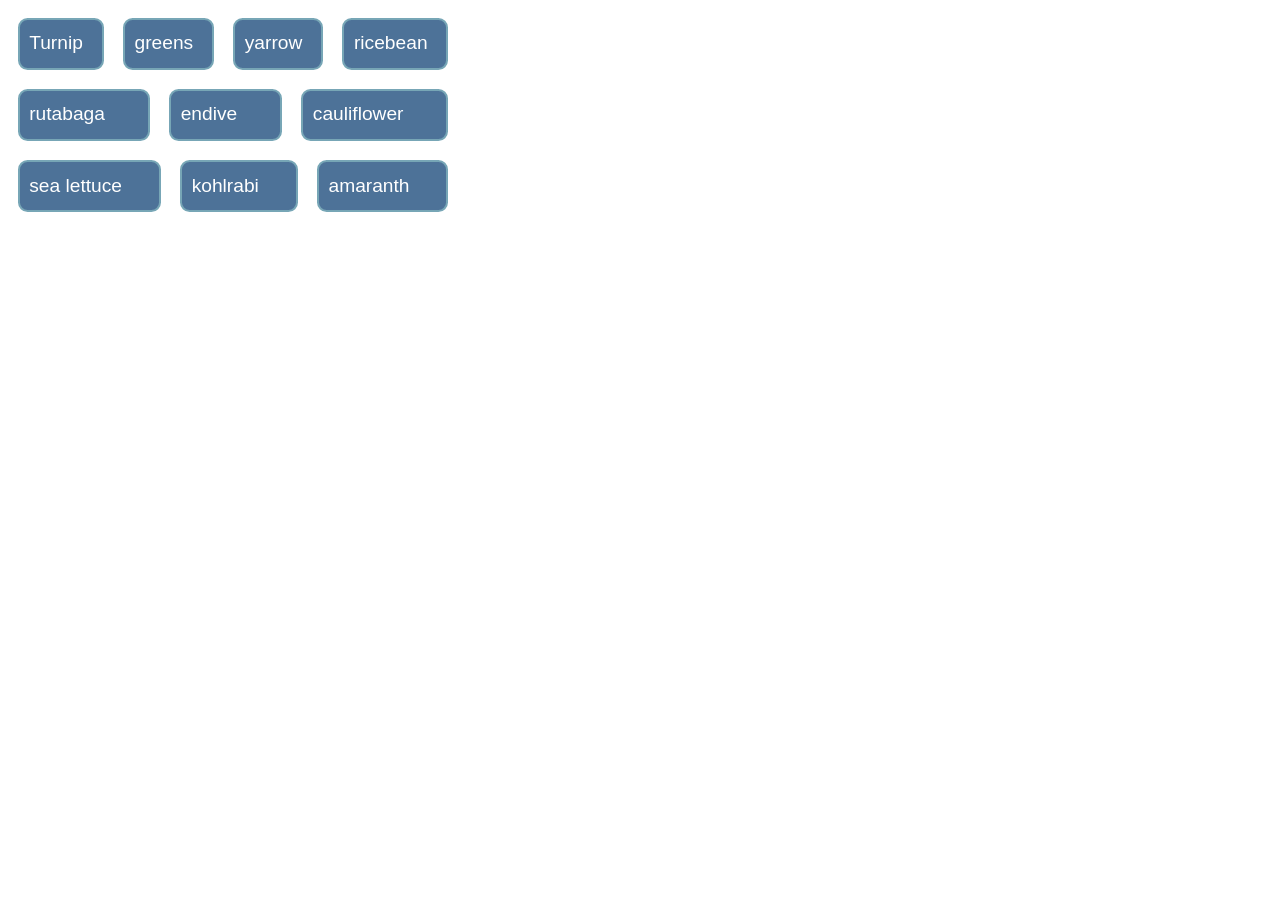
<file: ICA8/flexbox.html>
<!DOCTYPE html>
<html lang="en">
<head>
    <meta charset="UTF-8">
    <meta name="viewport" content="width=device-width, initial-scale=1.0">
    <title>ICA8 flexbox 3</title>
<style>
    body {
        font: 1.2em / 1.5 sans-serif;
      }
      ul {
        width: 450px;
        list-style: none;
        padding: 0;
        margin: 0;
      }
      
      li {
        background-color: #4d7298;
        border: 2px solid #77a6b6;
        border-radius: 0.5em;
        color: white;
        padding: 0.5em;
        margin: 0.5em;
      }
      
      ul {
        display: flex;
        flex-wrap: wrap;
      }
      
      li {
        flex: auto;
      }
</style>

</head>
<body>
        
        <ul>
            <li>Turnip</li>
            <li>greens</li>
            <li>yarrow</li>
            <li>ricebean</li>
            <li>rutabaga</li>
            <li>endive</li>
            <li>cauliflower</li>
            <li>sea lettuce</li>
            <li>kohlrabi</li>
            <li>amaranth</li>
        </ul> 

</body>
</html>
</file>
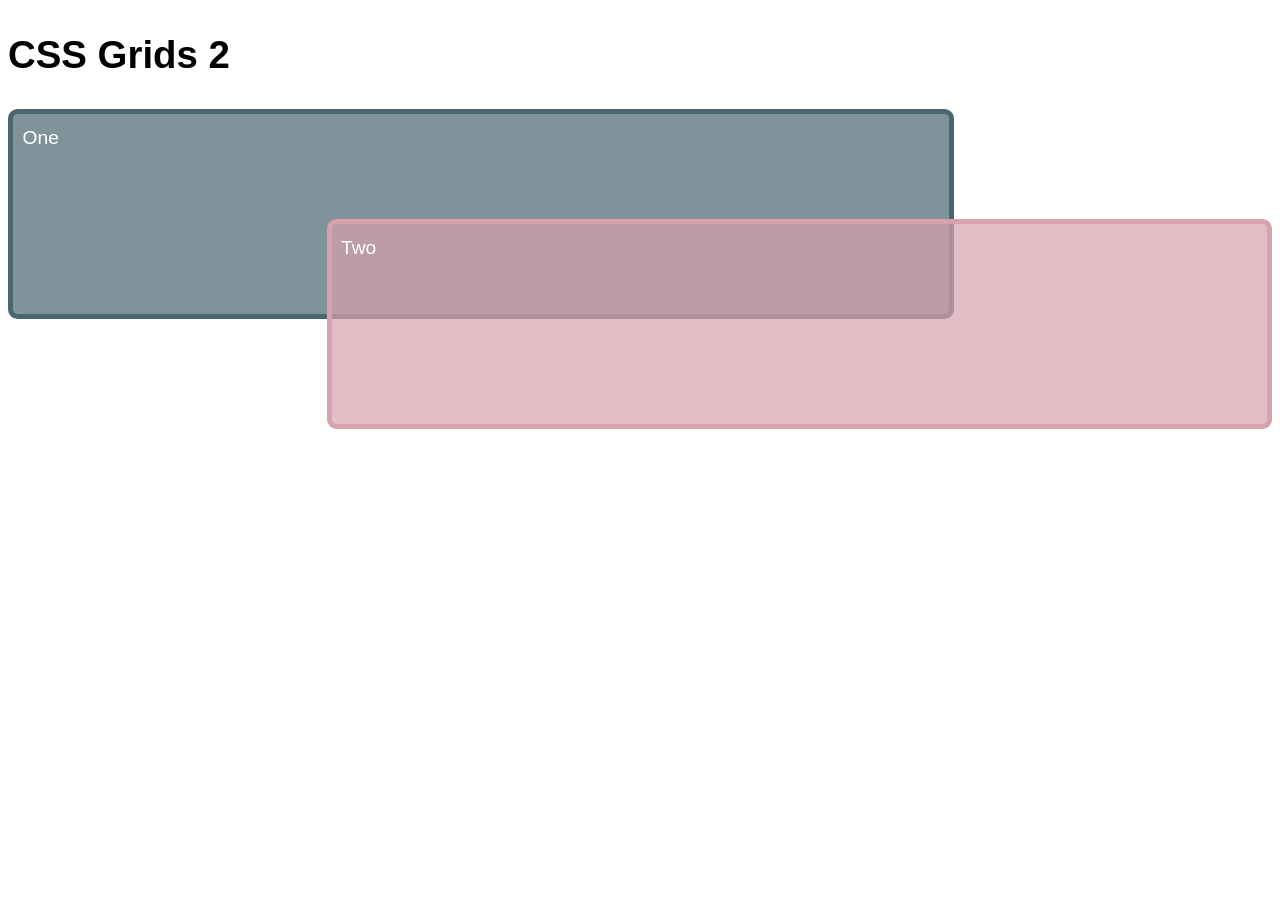
<file: ICA8/grid.html>
<!DOCTYPE html>
<html lang="en">
<head>
    <meta charset="UTF-8">
    <meta name="viewport" content="width=device-width, initial-scale=1.0">
    <title>ICA8 CSS Grids 2</title>
    <style>
        body {
            font: 1.2em / 1.5 sans-serif;
        }
    
        .grid > * {
            border-radius: 0.5em;
            color: white;
            padding: 0.5em;
        }
    
        .item1 {
            background-color: rgb(74 102 112 / 70%);
            border: 5px solid rgb(74 102 112);
        }
    
        .item2 {
            background-color: rgb(214 162 173 / 70%);
            border: 5px solid rgb(214 162 173);
        }
    
        .grid {
            display: grid;
            grid-template-columns: repeat(4, 1fr);
            grid-template-rows: repeat(3, 100px);
            gap: 10px;
        }
    
        .item1 {
            grid-column: 1 / 4;
            grid-row: 1 / 3;
        }
    
        .item2 {
            grid-column: 2 / 5;
            grid-row: 2 / 4;
        }
    </style>

</head>
<body>
    <h1>CSS Grids 2</h1>

    <div class="grid">
        <div class="item1">One</div>
        <div class="item2">Two</div>
    </div>
</body>
</html>
</file>
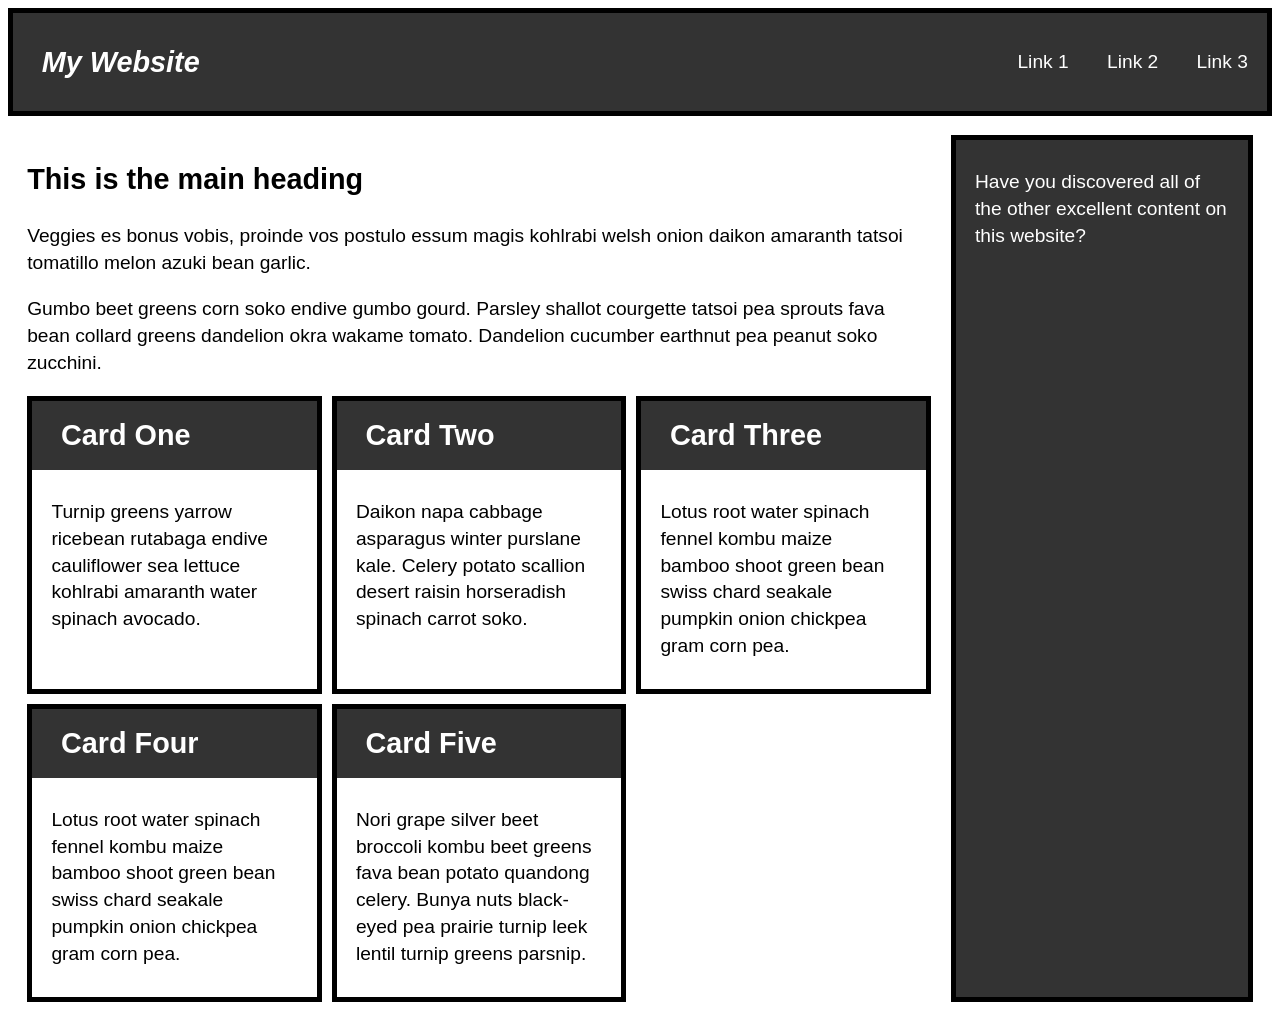
<file: ICA8/Responsive.html>
<!doctype html>
<html lang="en">
  <head>
    <meta charset="utf-8" />
    <meta name="viewport" content="width=device-width" />
    <title>Responsive Web Design Task</title>
    
    <style>
      * {
        box-sizing: border-box;
      }

      html {
        font:
          1.2em/1.4 Arial,
          Helvetica,
          sans-serif;
      }

      body {
        padding: 0 0 1em;
      }

      header {
        background-color: #333;
        color: #fff;
        border: 5px solid #000;
      }

      header ul {
        list-style: none;
        margin: 0;
        padding: 0;
      }

      header a {
        color: #fff;
        text-decoration: none;
        display: block;
        padding: 0.5em 1em;
        border-top: 1px solid #999;
      }

      header .title {
        font-size: 150%;
        font-style: italic;
        font-weight: bold;
        padding: 1em;
      }

      main {
        padding: 0 1em;
      }

      .cards {
        list-style: none;
        margin: 0;
        padding: 0;
      }

      .cards li {
        border: 5px solid #000;
        margin-bottom: 1em;
      }

      .cards h2 {
        background-color: #333;
        color: #fff;
        margin: 0;
        padding: 0.5em 1em;
      }

      .cards .inner {
        padding: 0.5em 1em;
      }

      .sidebar {
        background-color: #333;
        border: 5px solid #000;
        padding: 0.5em 1em;
        color: #fff;
      }

        

      @media (min-width: 800px) {
    header {
        display: flex;
        justify-content: space-between;
        align-items: center;
    }

    header ul {
        display: flex;
    }

    header a {
        border: none;
    }

    main {
        display: flex;
        gap: 20px;
        padding-top: 1em;
    }

    article {
        width: 75%;
        min-width: 0;
    }

    .sidebar {
        width: 25%;
    }

    .cards {
        display: grid;
        grid-template-columns: repeat(3, 1fr);
        gap: 10px;
    }

    .cards li {
        margin: 0;
    }
}
    </style>
  </head>

  <body>
    <header>
      <div class="title">My Website</div>
      <nav>
        <ul>
          <li>
            <a href="">Link 1</a>
          </li>
          <li>
            <a href="">Link 2</a>
          </li>
          <li>
            <a href="">Link 3</a>
          </li>
        </ul>
      </nav>
    </header>

    <main>
      <article>
        <h1>This is the main heading</h1>
        <p>
          Veggies es bonus vobis, proinde vos postulo essum magis kohlrabi welsh
          onion daikon amaranth tatsoi tomatillo melon azuki bean garlic.
        </p>

        <p>
          Gumbo beet greens corn soko endive gumbo gourd. Parsley shallot
          courgette tatsoi pea sprouts fava bean collard greens dandelion okra
          wakame tomato. Dandelion cucumber earthnut pea peanut soko zucchini.
        </p>

        <ul class="cards">
          <li>
            <h2>Card One</h2>
            <div class="inner">
              <p>
                Turnip greens yarrow ricebean rutabaga endive cauliflower sea
                lettuce kohlrabi amaranth water spinach avocado.
              </p>
            </div>
          </li>
          <li>
            <h2>Card Two</h2>
            <div class="inner">
              <p>
                Daikon napa cabbage asparagus winter purslane kale. Celery
                potato scallion desert raisin horseradish spinach carrot soko.
              </p>
            </div>
          </li>
          <li>
            <h2>Card Three</h2>
            <div class="inner">
              <p>
                Lotus root water spinach fennel kombu maize bamboo shoot green
                bean swiss chard seakale pumpkin onion chickpea gram corn pea.
              </p>
            </div>
          </li>
          <li>
            <h2>Card Four</h2>
            <div class="inner">
              <p>
                Lotus root water spinach fennel kombu maize bamboo shoot green
                bean swiss chard seakale pumpkin onion chickpea gram corn pea.
              </p>
            </div>
          </li>
          <li>
            <h2>Card Five</h2>
            <div class="inner">
              <p>
                Nori grape silver beet broccoli kombu beet greens fava bean
                potato quandong celery. Bunya nuts black-eyed pea prairie turnip
                leek lentil turnip greens parsnip.
              </p>
            </div>
          </li>
        </ul>
      </article>
      <aside class="sidebar">
        <p>
          Have you discovered all of the other excellent content on this
          website?
        </p>
      </aside>
    </main>
  </body>
</html>
</file>
<file: ICA11.css>
body {
    background-color: #171321;
    color: white;
    font-family: Arial, sans-serif;
    margin: 40px;
    padding: 20px;
}

label {
    font-size: 20px;
    margin-right: 10px;
}

#custom-name {
    background-color: #292238;
    color: white;
    padding: 10px;
    border: 2px solid #8954cc;
    border-radius: 5px;
}

.generate {
    background-color: #8954cc;
    color: white;
    font-size: 18px;
    padding: 10px;
    border: 2px solid #8954cc;
    border-radius: 5px;
    cursor: pointer;
}

.generate:hover {
    background-color: #a875ff;
}
</file>
<file: ICA7_style.css>
body {
    background-color: #fff;
    color: #333;
    font-family: Arial, Helvetica, sans-serif;
    padding: 1em;
    margin: 0;
  }

  h1 {
    color: hotpink;
    font-size: 2em;
    font-family: Georgia, "Times New Roman", Times, serif;
    border-bottom: 10px dotted purple;
}

h2 {
    font-size: 1.5em;
    font-style: italic;
}

  .job-title {
    color: #999999;
    font-weight: bold;
  }

  a:link,
  a:visited {
    color: #fb6542;
  }

  a:hover {
    color: green;
    text-decoration: none;
}

  ul {
    background-color: #eeeeee;
    border: 5px solid purple;
    padding: 20px;
}
</file>
<file: WA14.css>
/* Page Background */
body {
    background-color: #1E293B;
    color: white;
    font-family: Arial, sans-serif;
    margin: 0;
    padding: 20px;
}

/* Header Styles */
header {
    text-align: center;
    margin-bottom: 30px;
}

header h1 {
    color: gold;
    font-size: 36px;
    margin-bottom: 5px;
}

header p {
    font-size: 16px;
    margin-top: 0;
}


/* Main Sections */
section {
    max-width: 1000px;
    margin: 20px auto;
    padding: 20px;
}

section h2 {
    color: gold;
    font-size: 26px;
}

/* Color Palette */
.colors {
    display: flex;
    flex-wrap: wrap;
    gap: 15px;
}


/* Color Boxes */
.color {
    flex: 1;
    min-width: 150px;
    padding: 25px 15px;
    border-radius: 8px;
    text-align: center;
    font-weight: bold;
}

/* Individual Colors */
.navy {
    background-color: #1E293B;
    border: 2px solid #94A3B8;
}

.gold {
    background-color: gold;
    color: black;
}

.slate {
    background-color: #334155;
}

.red {
    background-color: #7F1D1D;
}

.gray {
    background-color: #94A3B8;
    color: black;
}


/* Typography */
.headingOne {
    color: gold;
    font-size: 36px;
}

.headingTwo {
    color: gold;
    font-size: 28px;
}

.headingThree {
    color: white;
    font-size: 22px;
}

.bodyText {
    font-size: 16px;
    line-height: 1.6;
}

.smallText {
    font-size: 12px;
    color: #CBD5E1;
}



/* Spacing System */
.spacingExamples {
    display: flex;
    align-items: flex-end;
    gap: 10px;
    margin: 20px 0;
}

.spacing {
    background-color: gold;
    width: 30px;
}

.spacing.xs {
    height: 10px;
}

.spacing.sm {
    height: 20px;
}

.spacing.md {
    height: 30px;
}

.spacing.lg {
    height: 40px;
}

.spacing.xl {
    height: 50px;
}


/* Interactive Components */
.primaryButton, .verifyButton {
    background-color: gold;
    color: black;
    padding: 12px 25px;
    border: 2px solid black;
    border-radius: 8px;
    font-size: 16px;
    cursor: pointer;
    margin-right: 10px;
}

.primaryButton:hover, .verifyButton:hover {
    background-color: #E6C200;
}

.standardLink {
    color: gold;
    margin-right: 10px;
}

.visitedLink {
    color: #C084FC;
}
</file>
<file: WA14_digit1Mase.css>
/* Page Background */
body {
    background-color: #1E293B;
    color: white;
}

/* Header Styles */
header {
    text-align: center;
}

header h1 {
    color: gold;
    margin-bottom: 5px;
}

header p {
    margin-top: 0;
    font-size: 14px;
}

/* Maze Section */
.maze {
    text-align: center;
}

.maze h2 {
    color: gold;
    margin-bottom: 15px;
}


/* Verification Information */
.mazeInfo {
    width: 650px;
    max-width: 90%;
    margin: 0 auto 15px;
    display: flex;
    justify-content: space-between;
}

.mazeInfo p:last-child {
    color: #EF4444;
}

/* Maze Container */
.mazeContainer {
    width: 650px;
    max-width: 90%;
    margin: 0 auto;
    padding: 20px;
    border: 2px solid gold;
    border-radius: 15px;
    box-sizing: border-box;
}

/* Maze Grid */
.mazeGrid {
    display: grid;
    grid-template-columns: repeat(4, 1fr);
    gap: 12px;
}

/* Checkpoint Squares */
.checkpoint {
    aspect-ratio: 1 / 1;
    background-color: #334155;
    border: 2px solid #94A3B8;
    border-radius: 8px;
    display: flex;
    flex-direction: column;
    justify-content: center;
    align-items: center;
}

/* Checkpoint Numbers */
.checkpoint h3 {
    font-size: 28px;
    margin: 0;
}

/* Checkpoint Labels */
.checkpoint p {
    font-size: 14px;
    margin: 5px 0 0;
}

/* Starting Square */
.start {
    background-color: gold;
    border-color: gold;
    color: black;
}

/* Guard Squares */
.guard {
    background-color: #7F1D1D;
    border-color: #EF4444;
}

/* L-Shaped Maze */
.checkpoint:nth-child(5) {
    grid-column: 4;
}

.checkpoint:nth-child(6) {
    grid-column: 4;
}


/* Question Box */
.questionContainer {
    width: 450px;
    max-width: 90%;
    margin: 20px auto;
    padding: 25px;
    background-color: #334155;
    border: 2px solid #64748B;
    border-radius: 15px;
    box-sizing: border-box;
    text-align: center;
}

/* Checkpoint Heading */
.questionContainer h2 {
    color: gold;
    margin-top: 0;
    margin-bottom: 15px;
}

/* Math Question */
.questionContainer p {
    font-size: 24px;
    margin: 15px 0;
}

/* Answer Label */
.questionContainer label {
    display: block;
    margin-bottom: 10px;
}

/* Answer Input */
.questionContainer input {
    display: block;
    width: 100%;
    box-sizing: border-box;
    padding: 12px;
    margin-bottom: 15px;
    background-color: #1E293B;
    color: white;
    border: 2px solid #94A3B8;
    border-radius: 8px;
    font-size: 18px;
    text-align: center;
}

/* Submit Answer Button */
.questionContainer button {
    width: 100%;
    padding: 12px;
    background-color: gold;
    color: black;
    border: none;
    border-radius: 8px;
    font-size: 18px;
    cursor: pointer;
}

/* Button Hover */
.questionContainer button:hover {
    background-color: #E6C200;
}
</file>
<file: WA14_index.css>
/* header styles */

header {
    text-align: center;
}

header h1 {
    margin-bottom: 5px;
    color: gold;
}

header p {
    margin-top: 0;
}

/* Warning Section */
 .warnings {
    margin-left: 40px;
    margin-top: 30px;
}
 .warnings h2 {
    color: gold;
 }
 .warnings h3 {
    color: gold;
 }

/* background */
body {
    background-color: #1E293B;
    color: white;

}
    

/* I Understand Button */
.understandButton {
    display: inline-block;
    background-color: gold;
    color: black;
    padding: 15px 35px;
    font-size: 24px;
    font-weight: bold;
    border: 3px solid black;
    border-radius: 8px;
    text-decoration: none;
    cursor: pointer;
    margin-top: 15px;
}

/* Button Hover */
.understandButton:hover {
    background-color: #E6C200;
}
</file>
<file: WA14_phone.css>
/* Page Background */
body {
    background-color: #1E293B;
    color: white;
}

/* Header Styles */
header {
    text-align: center;
}

header h1 {
    color: gold;
    margin-bottom: 5px;
}

header p {
    margin-top: 0;
    font-size: 14px;
}

/* Phone Section */
.phone {
    text-align: center;
}

.phone h2 {
    color: gold;
    margin-bottom: 5px;
}

.phone p {
    margin-top: 0;
    font-size: 14px;
}


/* Phone Number Table */
.phoneContainer {
    width: 900px;
    max-width: 90%;
    margin: 15px auto;
    padding: 25px;
    border: 2px solid gold;
    border-radius: 15px;
}

.phoneContainer table {
    width: 100%;
    table-layout: fixed;
    border-spacing: 6px;
}

.phoneContainer input {
    width: 100%;
    box-sizing: border-box;
}


/* Digit Input Boxes */
.phoneContainer input {
    width: 100%;
    box-sizing: border-box;
    height: 80px;
    background-color: #334155;
    color: white;
    border: 2px solid #94A3B8;
    border-radius: 8px;
    text-align: center;
    font-size: 24px;
}

/* Verify Buttons */
.phoneContainer button {
    width: 100%;
    padding: 12px 0;
    background-color: gold;
    color: black;
    border: none;
    border-radius: 8px;
}


/* Submit Button */
#submitButton {
    background-color: gold;
    color: black;
    padding: 15px 40px;
    font-size: 20px;
    border: none;
    border-radius: 8px;
    cursor: pointer;
    margin-top: 20px;
}
</file>
<file: ICA5/style.css>
/* || General setup */

html, body {
  margin: 0;
  padding: 0;
}

html {
  font-size: 10px;
  background-color: #dde;
}

body {
  width: 80%;
  min-width: 1024px;
  margin: 0 auto;
}

/* || typography */

font[size="7"], font[size="6"], font[size="5"] {
  font-family:'Open Sans Condensed', sans-serif;
  font-weight: normal;
  color: #2a2a2a;
}

p, input, li, table, label {
  font-family: 'Open Sans Condensed', sans-serif;
  font-weight:normal;
  color: #2a2a2a;
}

font[size="7"] {
  font-size: 4rem;
  text-align: center;
  color: white;
  font-weight: normal;
  text-shadow: 2px 2px 10px black;
}

h2 {
  font-size: 4.0rem;
  text-align: center;
  font-family: 'Open Sans Condensed', sans-serif;
  font-weight: normal;
  color: #2a2a2a;
}

h3 {
  font-size: 3.0rem;
  font-family: 'Open Sans Condensed', sans-serif;
  font-weight: normal;
  color: #2a2a2a;
}

p, li, table {
  font-size: 2.0rem;
  line-height: 1.5;
}

/* || header layout */

nav, article, footer, .secondary {
  background-color: white;
}

article, footer, .secondary {
  padding: 10px 30px;
}

article {
  margin-right: 10px;
}

nav[class="nav"] {
  height: 50px;
  background-color: gray;
  display: flex;
  padding: 1% 0;
  margin-bottom: 10px;
}

nav[class="nav"] ul {
  padding: 0;
  list-style-type: none;
  flex: 2;
  display: flex;
}

nav[class="nav"] li {
  display: inline;
  text-align: center;
  flex: 1;
}

nav[class="nav"] a {
  display: inline-block;
  font-size: 2rem;
  text-transform: uppercase;
  text-decoration: none;
  color: black;
}

nav[class="nav"] .search {
  flex: 1;
  display: flex;
  align-items: center;
  height: 100%;
  padding: 0 2em;
}

.search input {
  font-size: 2rem;
  height: 44px;
}

.search label {
  font-size: 2.8rem;
}

.search input[type="search"] {
  flex: 3;
}

.search input[type="submit"] {
  flex: 1;
  margin-left: 1rem;
  background: #333;
  border: 0;
  color: white;
}

/* || main layout */

main {
  display: flex;
}

article {
  flex: 5;
  font-size: 1.8rem;
}

.secondary {
  flex: 2;
}

footer {
  margin-top: 10px;
}

/* Table styling */

table {
  width: 100%;
  background-color: #dde;
  border-collapse: collapse;
}

th, td {
  padding: 10px;
}

td {
  text-align: center;
}

th[scope="col"] {
  border-bottom: 1px solid black;
}

tbody tr:nth-child(odd) {
  background-color: #def;
}

/* styling content images and audio */

img, audio {
  display: block;
  margin: 0 auto;
}

audio {
  width: 500px;
}

/* Comments styling */

.comments {
  background-color: #def;
  padding: 10px;
}

.show-hide {
  cursor: pointer;
}

.comments font[size="6"] {
  font-size: 2rem;
}

.comments font[size="6"]:nth-of-type(2) {
  margin-bottom: 0;
}

.comment-form {
  margin-bottom: 3rem;
}

.comment-form .flex-pair {
  display: flex;
  padding: 0 3rem 1rem;
}

.comment-form label {
  align-self: center;
  flex: 2;
  text-align: right;
}

.comment-form input {
  margin-left: 1rem;
  flex: 6;
}

.show-hide {
  text-align: center;
  width: 150px;
}

.comment-form input, .comment-form label, .show-hide {
  font-size: 1.6rem;
  line-height: 32px;
}

.comment-form input[type="submit"], .show-hide {
  background: #333;
  border: 0;
  color: white;
}

.comment-form input[type="submit"] {
  width: 30%;
  display: block;
  margin: 0 auto;
}

.comment-container {
  margin-top: 0;
}

.comment-container li {
  list-style-type: none;
  display: flex;
}

.comment-container li p:nth-child(1) {
  flex: 1;
  font-weight: bold;
}

.comment-container li p:nth-child(2) {
  flex: 5;
}
</file>
